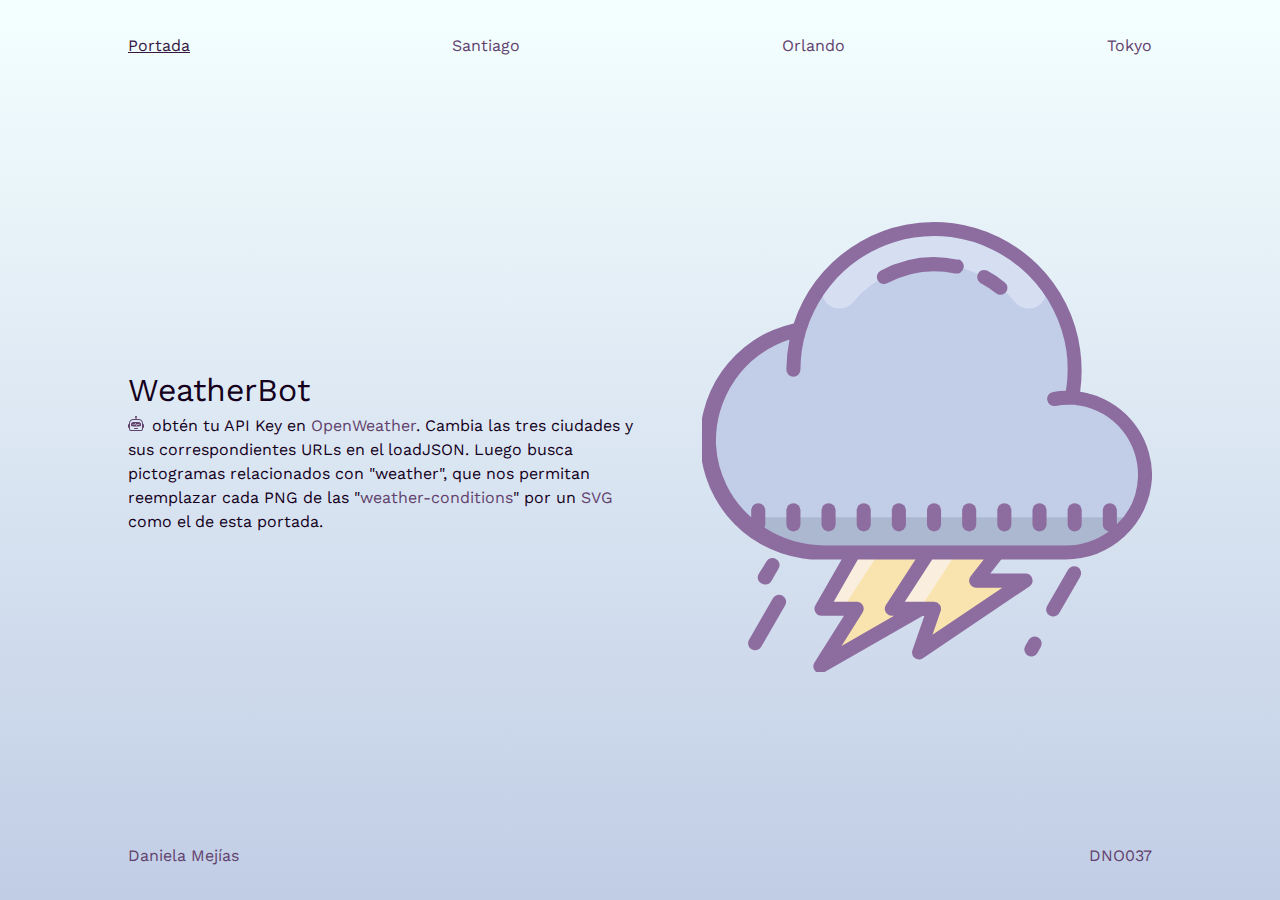
<file: index.html>
<!DOCTYPE html>
<html lang="es">
    <head>
        <meta charset="utf-8" />
        <meta name="viewport" content="width=device-width, initial-scale=1" />
        <meta name="author" content="Nombre Apellido" />
        <meta name="description" content="Diseño y nuevos medios" />
        <title>DNO037</title>
        <link rel="stylesheet" href="style.css" />
    </head>
    <body>
        <div class="container">
            <nav>
                <p><a href="index.html" class="active">Portada</a> <a href="page.html?x=1">Santiago</a> <a href="page.html?x=2">Orlando</a> <a href="page.html?x=3">Tokyo</a></p>
            </nav>
            <main>
                <div>
                    <h1>WeatherBot</h1>
                    <p>obtén tu API Key en <a href="https://openweathermap.org/api">OpenWeather</a>. Cambia las tres ciudades y sus correspondientes URLs en el loadJSON. Luego busca pictogramas relacionados con "weather", que nos permitan reemplazar cada PNG de las "<a href="https://openweathermap.org/weather-conditions">weather-conditions</a>" por un <a href="https://css-tricks.com/using-svg/">SVG</a> como el de esta portada.</p>
                </div>
                <div>
                    <img src="img/storm.svg" />
                </div>
            </main>
            <footer>
                <p><a href="#">Daniela Mejías</a> <a href="#">DNO037</a></p>
            </footer>
        </div>
    </body>
</html>
</file>
<file: style.css>
@charset "UTF-8";

@import url('https://fonts.googleapis.com/css2?family=Work+Sans:ital@0;1&display=swap');

* {
    margin: 0;
    padding: 0;
    font-weight: 400;
}

html, body{
    min-height: 100%;
}

body {
    font-family: 'Work Sans', sans-serif;
    background: linear-gradient(#f4ffff,#c1cde5);
    color: #15001c;
}

a {
    color: #61416d;
    text-decoration: none;
}

a:hover, a.active {
    color: #361942;
    transition: color ease .5s;
}

div.container {
    width: 80vw;
    margin: 0 auto;
}

nav, footer {
    width: 100%;
    min-height: 10vh;
    display: flex;
}

nav p, footer p {
    width: 100%;
    display: flex;
    justify-content: space-between;
    margin:auto;
}

.active {
    text-decoration: underline;
    color: black;
}

main {
    display: flex;
    flex-direction: row;
    flex-wrap: wrap;
    height: 80vh;
}

main div {
    width: 50%;
    margin:auto;
    line-height: 1.5;
    text-align: right;
}

main div p{
    background-image: url("data:image/svg+xml,%3Csvg xmlns='http://www.w3.org/2000/svg' fill='%2361416d' class='bi bi-robot' viewBox='0 0 16 16'%3E%3Cpath d='M6 12.5a.5.5 0 0 1 .5-.5h3a.5.5 0 0 1 0 1h-3a.5.5 0 0 1-.5-.5ZM3 8.062C3 6.76 4.235 5.765 5.53 5.886a26.58 26.58 0 0 0 4.94 0C11.765 5.765 13 6.76 13 8.062v1.157a.933.933 0 0 1-.765.935c-.845.147-2.34.346-4.235.346-1.895 0-3.39-.2-4.235-.346A.933.933 0 0 1 3 9.219V8.062Zm4.542-.827a.25.25 0 0 0-.217.068l-.92.9a24.767 24.767 0 0 1-1.871-.183.25.25 0 0 0-.068.495c.55.076 1.232.149 2.02.193a.25.25 0 0 0 .189-.071l.754-.736.847 1.71a.25.25 0 0 0 .404.062l.932-.97a25.286 25.286 0 0 0 1.922-.188.25.25 0 0 0-.068-.495c-.538.074-1.207.145-1.98.189a.25.25 0 0 0-.166.076l-.754.785-.842-1.7a.25.25 0 0 0-.182-.135Z'/%3E%3Cpath d='M8.5 1.866a1 1 0 1 0-1 0V3h-2A4.5 4.5 0 0 0 1 7.5V8a1 1 0 0 0-1 1v2a1 1 0 0 0 1 1v1a2 2 0 0 0 2 2h10a2 2 0 0 0 2-2v-1a1 1 0 0 0 1-1V9a1 1 0 0 0-1-1v-.5A4.5 4.5 0 0 0 10.5 3h-2V1.866ZM14 7.5V13a1 1 0 0 1-1 1H3a1 1 0 0 1-1-1V7.5A3.5 3.5 0 0 1 5.5 4h5A3.5 3.5 0 0 1 14 7.5Z'/%3E%3C/svg%3E");
    background-size: 1rem 1rem;
    background-repeat:no-repeat;
    background-position: 0 0.15rem;
    text-indent: 1.5rem;
}

main div h1, main div p{
    text-align: left;
}

main div img{
    height:50vh;
    width:auto;
    margin: 0 auto;
}

@media (orientation:portrait){

    main {
        display: flex;
        flex-direction: row;
        flex-wrap: wrap;
        height: auto;
        min-height: 80vh
    }

    main div {
        width: 100%;
        margin:auto;
        line-height: 1.5;
        text-align: center;
    }

    main div p{
    background-image: url("data:image/svg+xml,%3Csvg xmlns='http://www.w3.org/2000/svg' fill='%2361416d' class='bi bi-robot' viewBox='0 0 16 16'%3E%3Cpath d='M6 12.5a.5.5 0 0 1 .5-.5h3a.5.5 0 0 1 0 1h-3a.5.5 0 0 1-.5-.5ZM3 8.062C3 6.76 4.235 5.765 5.53 5.886a26.58 26.58 0 0 0 4.94 0C11.765 5.765 13 6.76 13 8.062v1.157a.933.933 0 0 1-.765.935c-.845.147-2.34.346-4.235.346-1.895 0-3.39-.2-4.235-.346A.933.933 0 0 1 3 9.219V8.062Zm4.542-.827a.25.25 0 0 0-.217.068l-.92.9a24.767 24.767 0 0 1-1.871-.183.25.25 0 0 0-.068.495c.55.076 1.232.149 2.02.193a.25.25 0 0 0 .189-.071l.754-.736.847 1.71a.25.25 0 0 0 .404.062l.932-.97a25.286 25.286 0 0 0 1.922-.188.25.25 0 0 0-.068-.495c-.538.074-1.207.145-1.98.189a.25.25 0 0 0-.166.076l-.754.785-.842-1.7a.25.25 0 0 0-.182-.135Z'/%3E%3Cpath d='M8.5 1.866a1 1 0 1 0-1 0V3h-2A4.5 4.5 0 0 0 1 7.5V8a1 1 0 0 0-1 1v2a1 1 0 0 0 1 1v1a2 2 0 0 0 2 2h10a2 2 0 0 0 2-2v-1a1 1 0 0 0 1-1V9a1 1 0 0 0-1-1v-.5A4.5 4.5 0 0 0 10.5 3h-2V1.866ZM14 7.5V13a1 1 0 0 1-1 1H3a1 1 0 0 1-1-1V7.5A3.5 3.5 0 0 1 5.5 4h5A3.5 3.5 0 0 1 14 7.5Z'/%3E%3C/svg%3E");
    background-size: 2rem 2rem;
    background-repeat:no-repeat;
    background-position: top center;
    padding-top: 3rem;
    }

    main div h1, main div p{
        text-align: center;
    }

    main div img{
        max-width:100vw;
        height:auto;
        margin: 1rem 0;
    }

}
</file>
